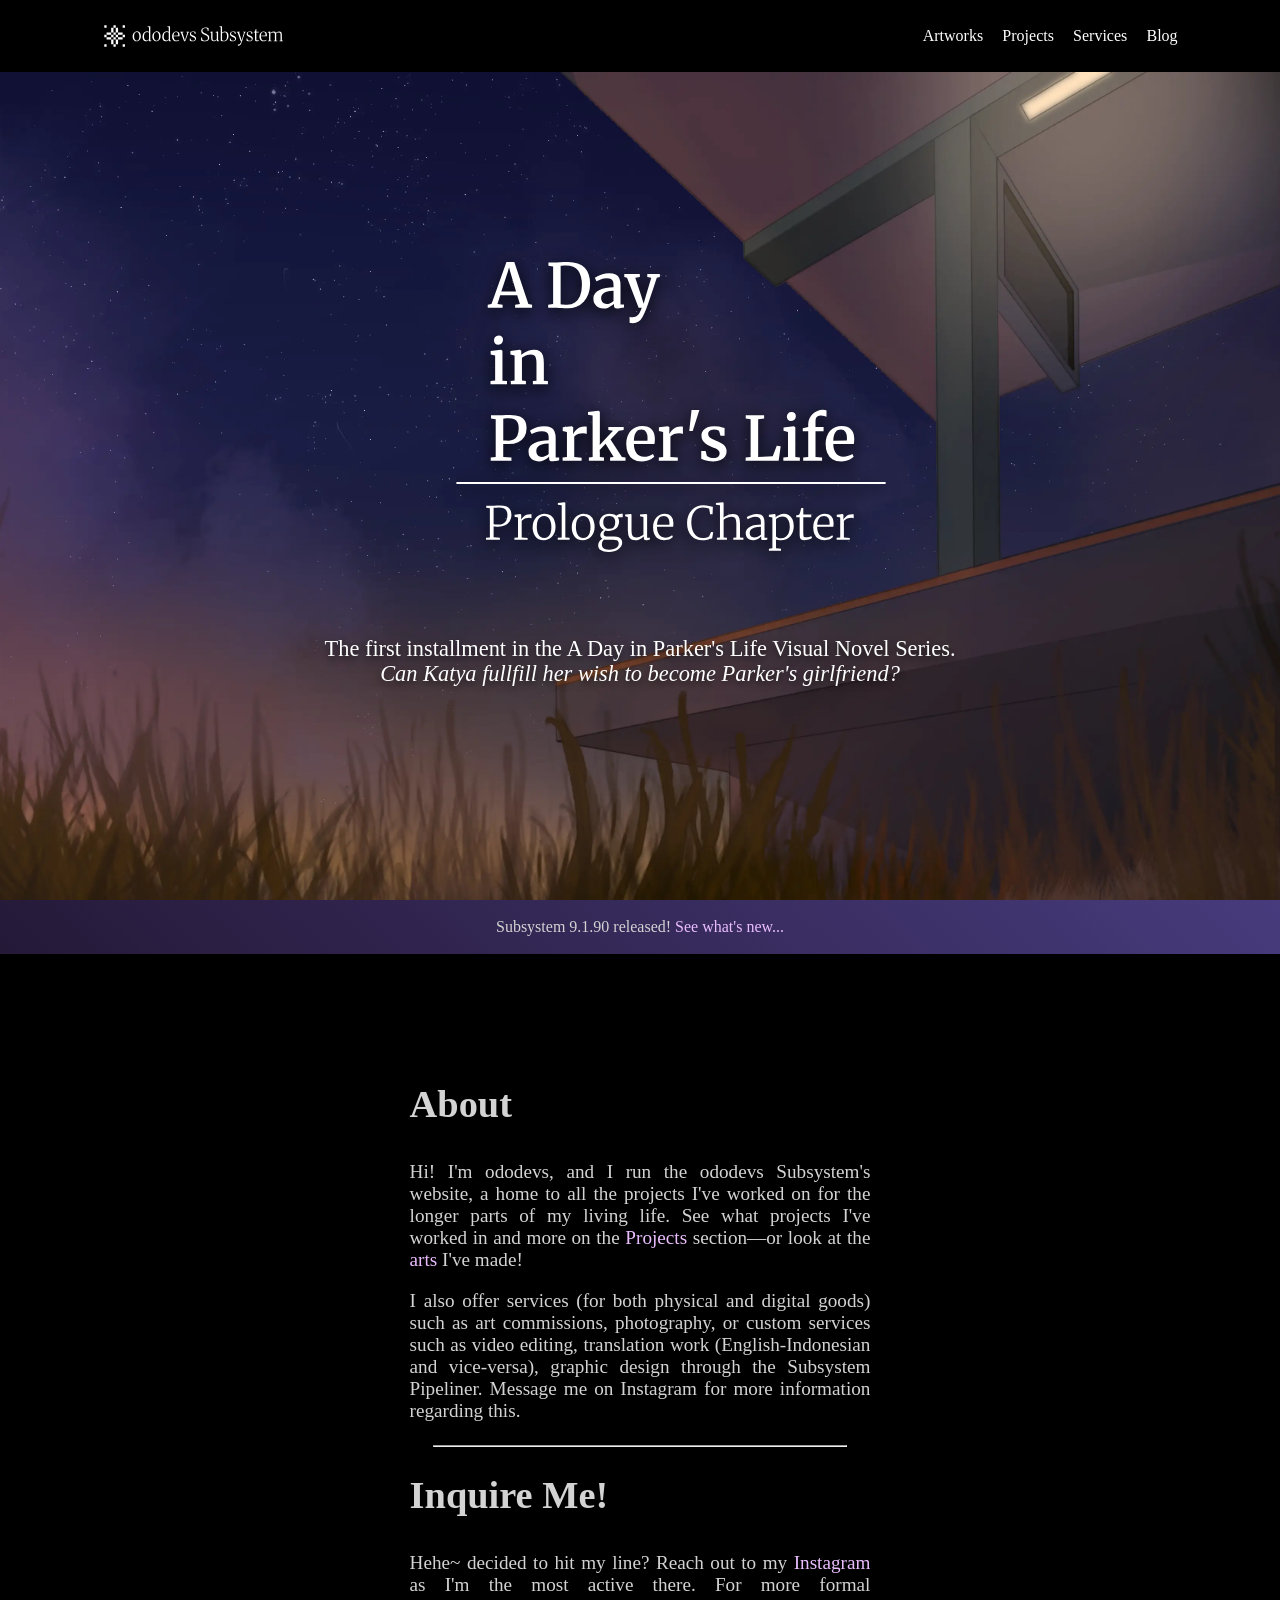
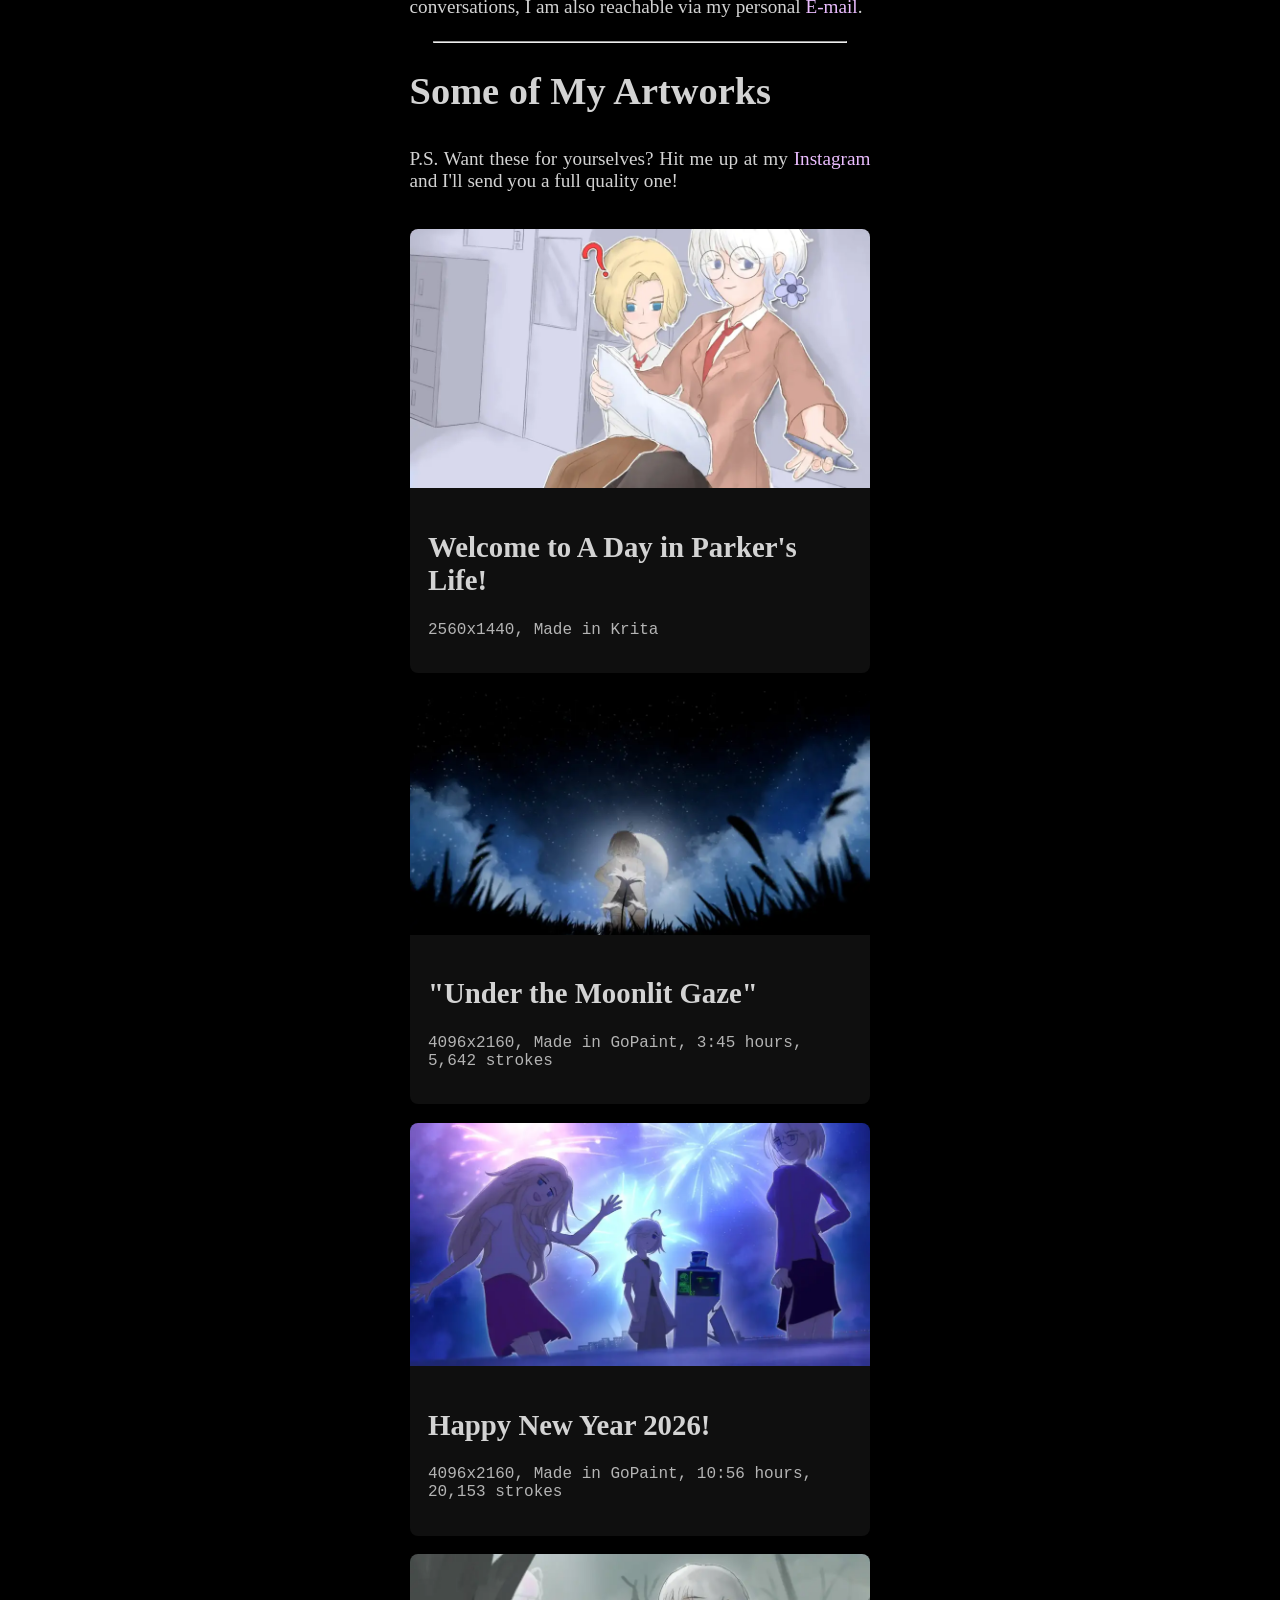
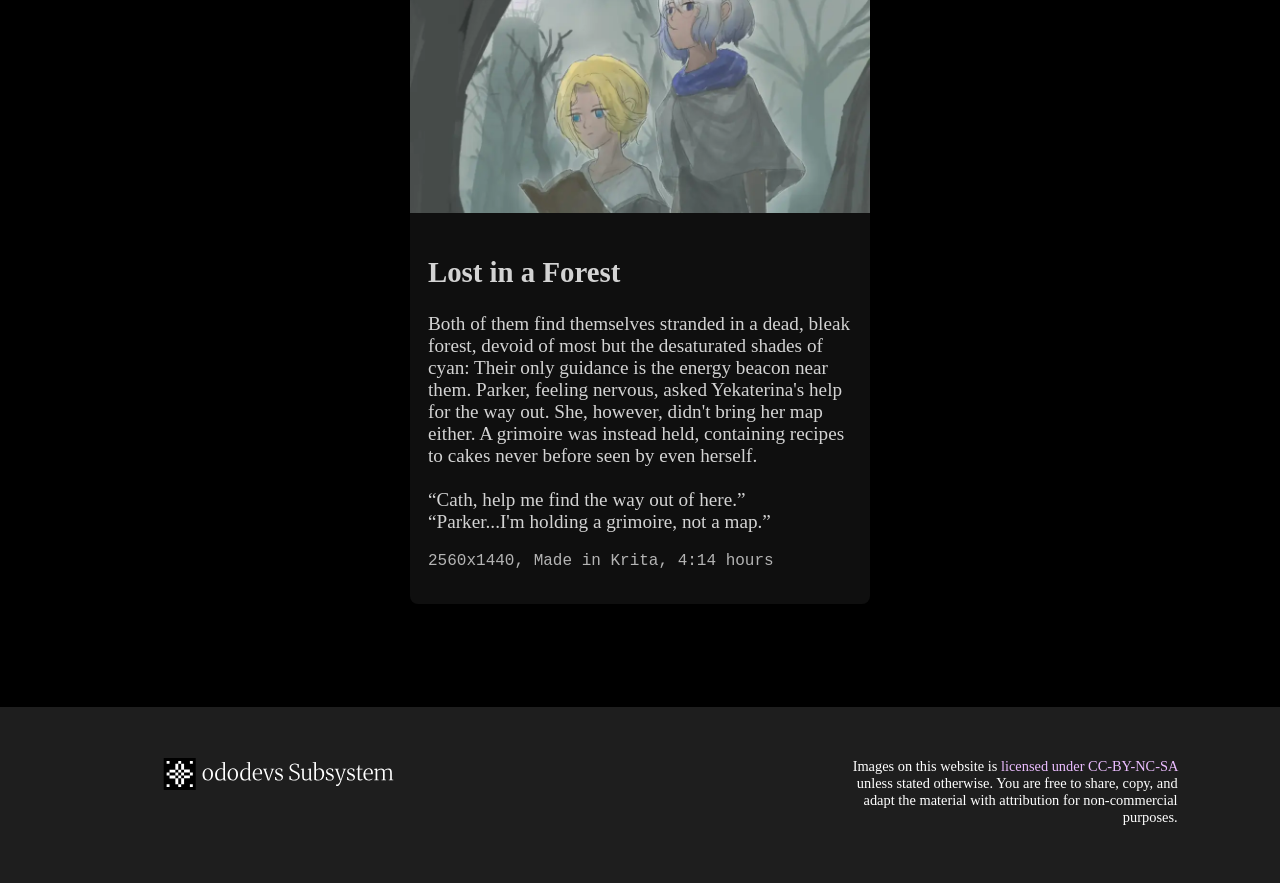
<file: index.html>
<html lang="en">

<head>
    <meta charset="UTF-8" />
    <meta name="viewport" content="width=device-width, initial-scale=1.0" />
    <link rel="preconnect" href="https://fonts.googleapis.com">
    <link rel="preconnect" href="https://fonts.gstatic.com" crossorigin>
    <link
        href="https://fonts.googleapis.com/css2?family=Merriweather:ital,opsz,wght@0,18..144,300..900;1,18..144,300..900&display=swap"
        rel="preload" as="style">

    <link rel="stylesheet" href="stylesheet.css" />
    <title>Homepage - ododevs</title>
</head>

<body>
    <div id="header">
        <div>
            <img src="web-assets/ododevs logo white.svg" style="height: 35%" />
        </div>
        <div id="links">
            <a href="art/">Artworks</a>
            <a href="projects/">Projects</a>
            <a href="subsystem/">Services</a>
            <a href="blog/">Blog</a>
        </div>
        <select id="links-dropdown">
            <option value="">Homepage</option>
            <option value="art">Artworks</option>
            <option value="projects">Projects</option>
            <option value="subsystem">Services</option>
            <option value="blog">Blog</option>
        </select>
    </div>
    <a href="projects/adipl">
        <div class="hero">
            <img src="web-assets/artworks/adipllogo.svg" style="
                    filter: invert(100%)
                        drop-shadow(0px 4px 8px rgba(0, 0, 0, 50));
                    height: 35%;
                " />
            <p>The first installment in the A Day in Parker's Life Visual Novel Series.<br><i>Can Katya fullfill her
                    wish to
                    become Parker's girlfriend?</i></p>
        </div>
    </a>

    <div id="banner" style="display:block;">
        Subsystem 9.1.90 released!
        <a href="blog/subsystem9.1.90">See what's new...</a>
    </div>
    <div id="content">
        <h1>About</h1>
        <p>
            Hi! I'm ododevs, and I run the ododevs Subsystem's website,
            a home to all the projects I've worked on for the longer
            parts of my living life. See what projects I've worked
            in and more on the <a href="projects/">Projects</a> section—or look at the <a href="art/">arts</a> I've
            made!
        </p>
        <p>I also offer services (for both physical and digital goods) such as art commissions, photography, or custom
            services such as video editing, translation work (English-Indonesian and vice-versa), graphic design through
            the Subsystem Pipeliner. Message me on Instagram for more information regarding this.</p>
        <hr>
        <h1>
            Inquire Me!
        </h1>
        <p>
            Hehe~ decided to hit my line? Reach out to my <a href="https://instagram.com/ododevs">Instagram</a>
            as I'm the most active there. For more formal conversations, I am also
            reachable via my personal
            <a href="mailto:odoookentangdevelops@gmail.com">E-mail</a>.
        </p>
        <hr>
        <h1>Some of My Artworks</h1>
        <p>P.S. Want these for yourselves? Hit me up at my <a href="https://instagram.com/ododevs">Instagram</a> and
            I'll send you a full
            quality one!</p>
        <div id="artwork-container">
            <div class="artwork">
                <img src="web-assets/artworks/title screen7.webp">
                <div class="artwork-info">
                    <h2>Welcome to A Day in Parker's Life!</h2>
                    <p class="mono">
                        2560x1440, Made in Krita
                    </p>
                </div>
            </div>
            <div class="artwork">
                <img src="web-assets/artworks/Untitled 43_202604220904_54665.webp">
                <div class="artwork-info">
                    <h2>"Under the Moonlit Gaze"</h2>
                    <p class="mono">
                        4096x2160, Made in GoPaint, 3:45 hours, 5,642 strokes
                    </p>
                </div>
            </div>
            <div class="artwork">
                <img src="web-assets/artworks/Untitled 296_202604212254_32360.webp">
                <div class="artwork-info">
                    <h2>Happy New Year 2026!</h2>
                    <p class="mono">
                        4096x2160, Made in GoPaint, 10:56 hours, 20,153 strokes
                    </p>
                </div>
            </div>
            <div class="artwork">
                <img src="web-assets/artworks/painterly study 2.webp">
                <div class="artwork-info">
                    <h2>Lost in a Forest</h2>
                    <p>Both of them find themselves stranded in a dead, bleak forest, devoid of most but the desaturated
                        shades of cyan: Their only guidance is the energy beacon near them. Parker, feeling nervous,
                        asked Yekaterina's help for the way out. She, however, didn't bring her map either. A grimoire
                        was instead held, containing recipes to cakes never before seen by even herself.
                        <br><br>
                        “Cath, help me find the way out of here.”<br>
                        “Parker...I'm holding a grimoire, not a map.”
                    </p>
                    <p class="mono">
                        2560x1440, Made in Krita, 4:14 hours
                    </p>
                </div>
            </div>
        </div>
    </div>

    </div>
    <div id="footer">
        <div id="logo-footer">
            <img src="web-assets/ododevs logo white.svg" style="height: 32px" />
        </div>
        <div id="footer-links">
        </div>
        <div id="footer-text">
            Images on this website is
            <a href="https://creativecommons.org/licenses/by-nc-sa/4.0/">licensed under CC-BY-NC-SA</a>
            unless stated otherwise. You are free to share, copy, and adapt
            the material with attribution for non-commercial purposes.
        </div>
    </div>
</body>
<script>
    const linksDropdown = document.getElementById('links-dropdown');
    linksDropdown.addEventListener('change', function () {
        const targetPath = this.value;
        if (targetPath === "") {
            window.location.href = "";
        } else {
            window.location.href = `${targetPath}/`;
        }
        this.value = "";
    });
</script>

</html>
</file>
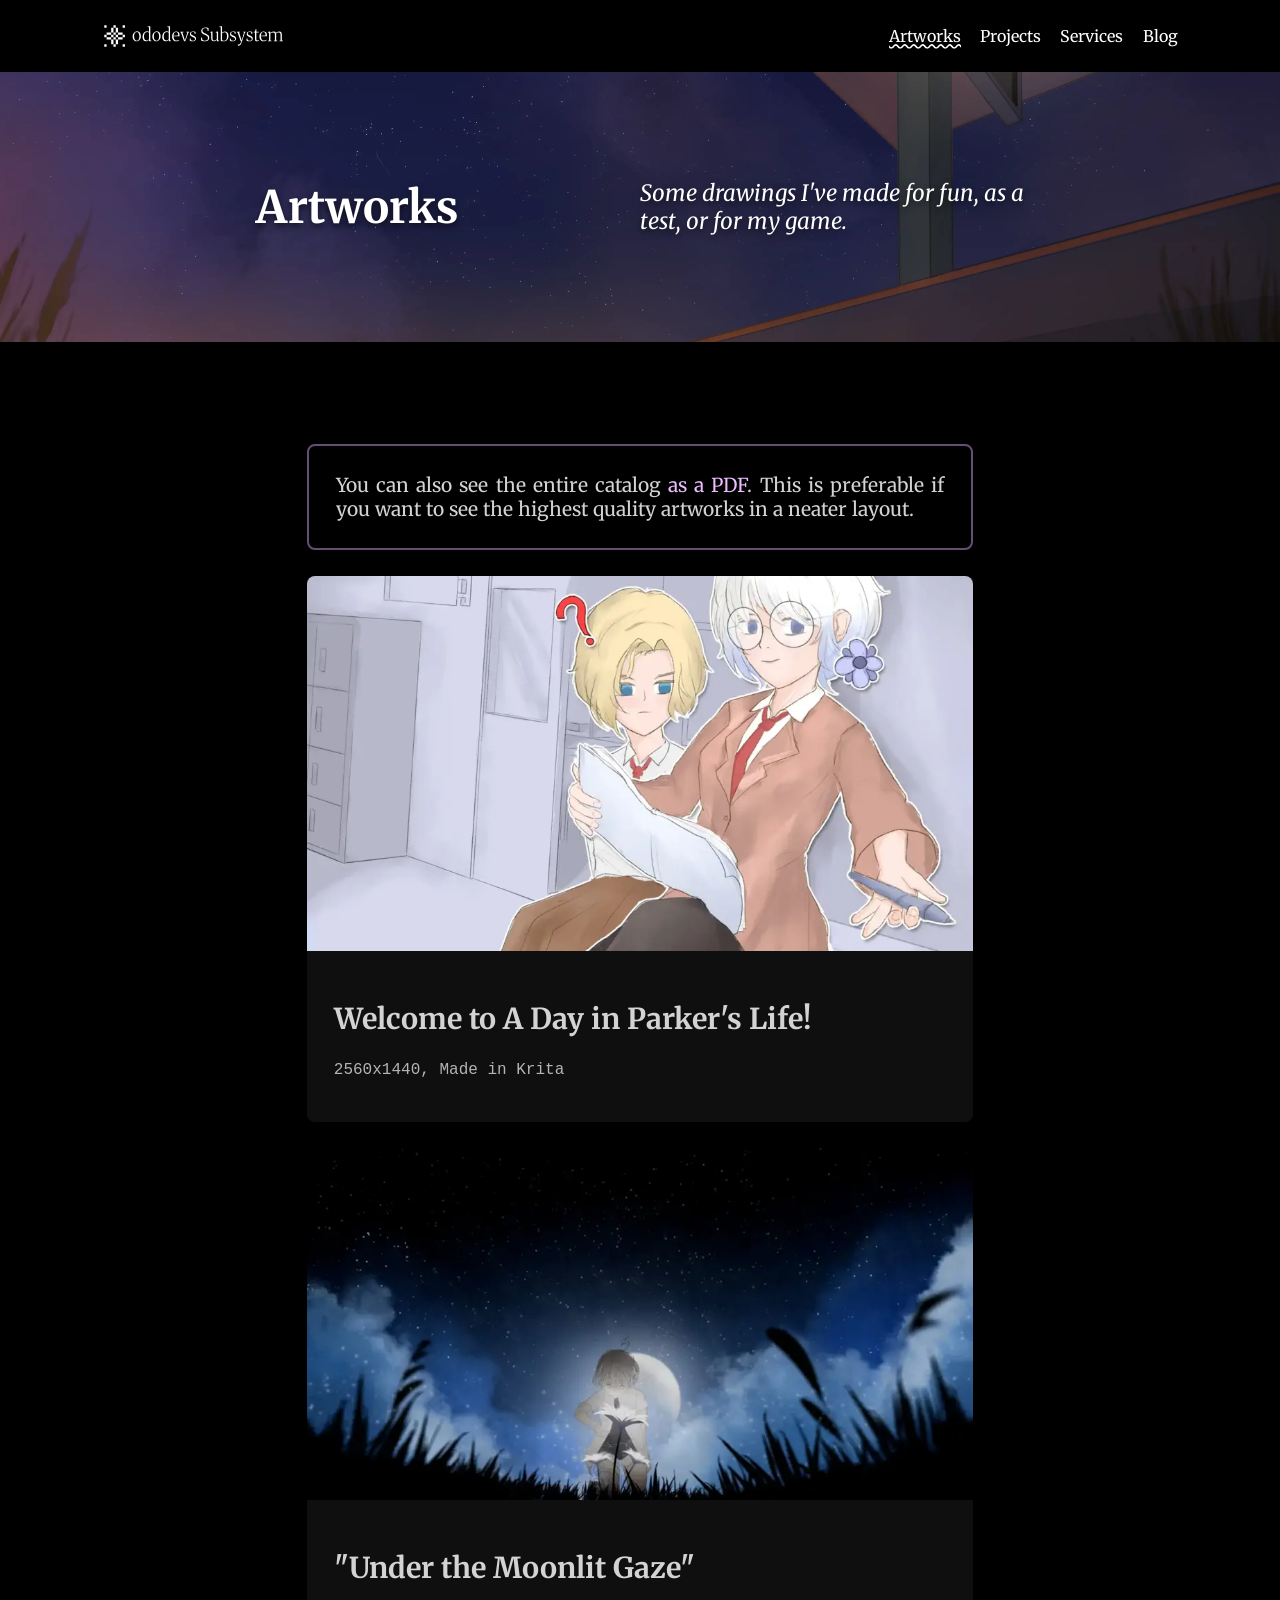
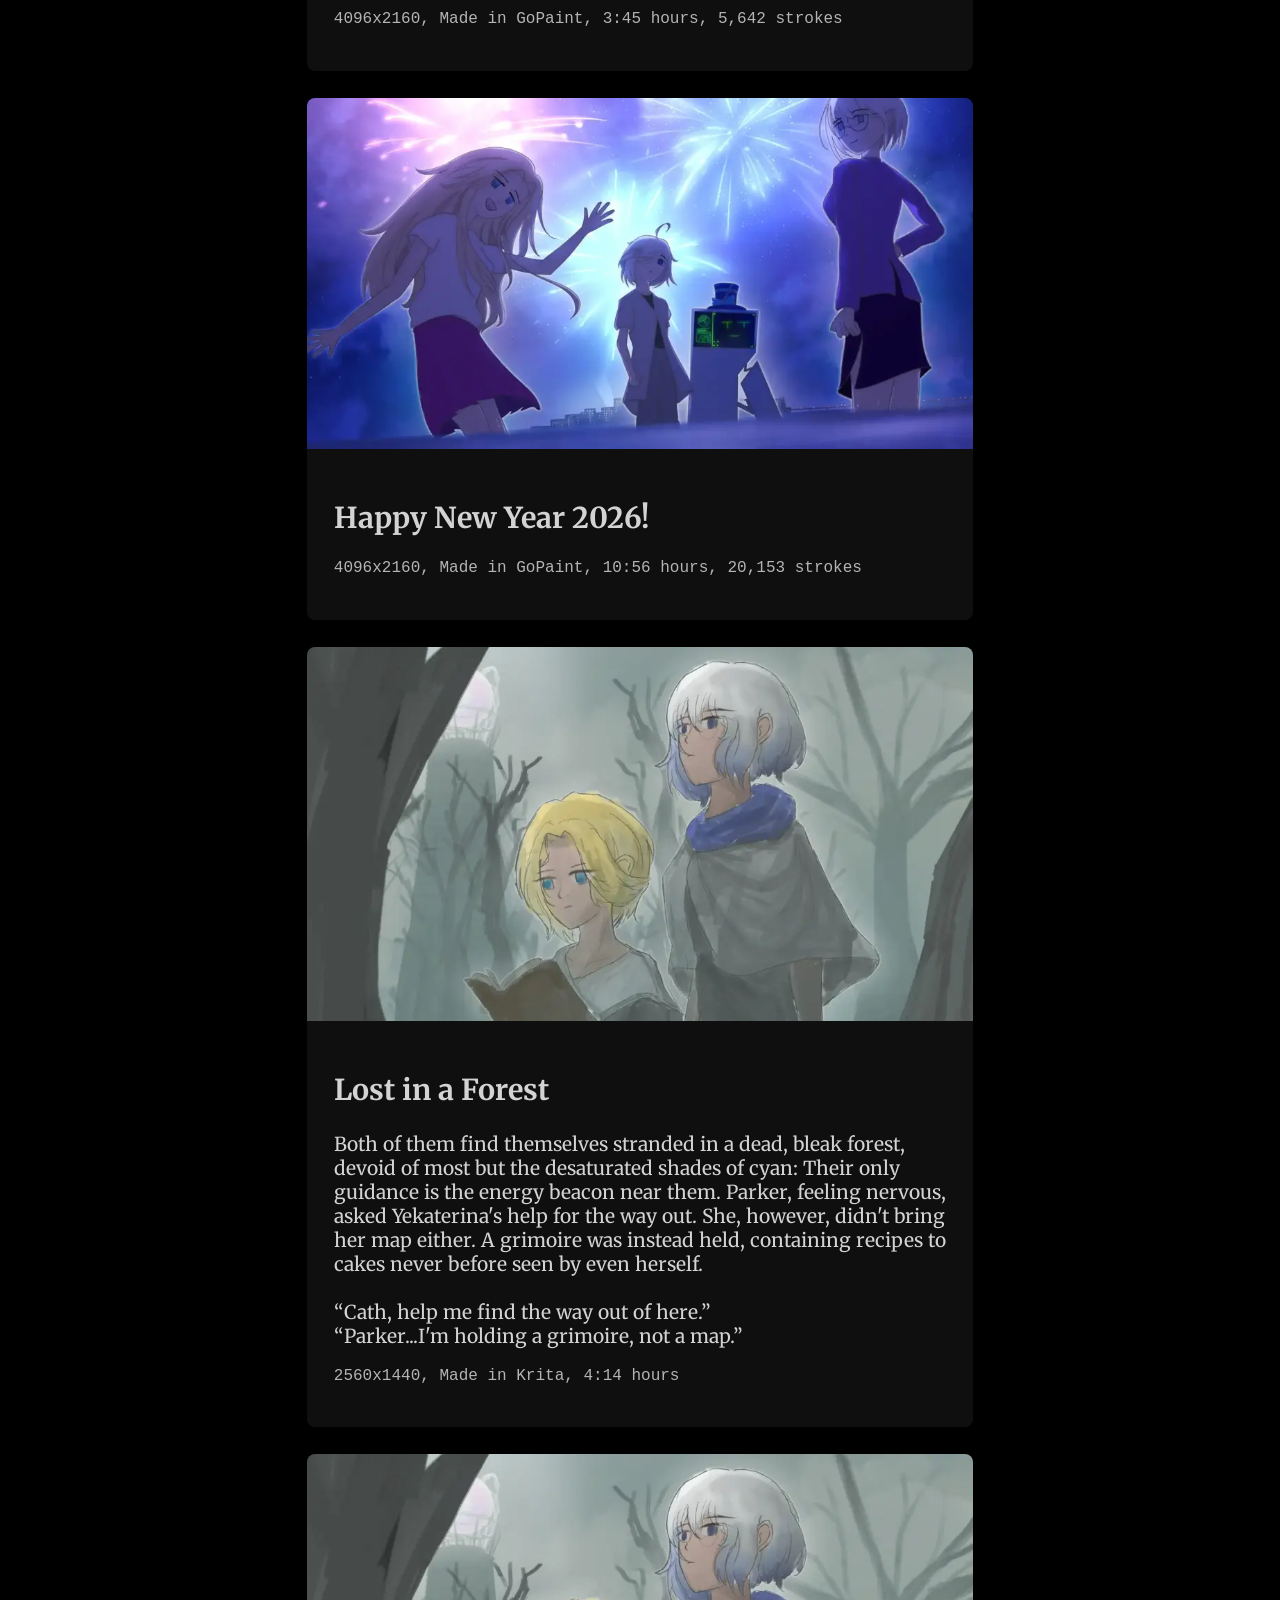
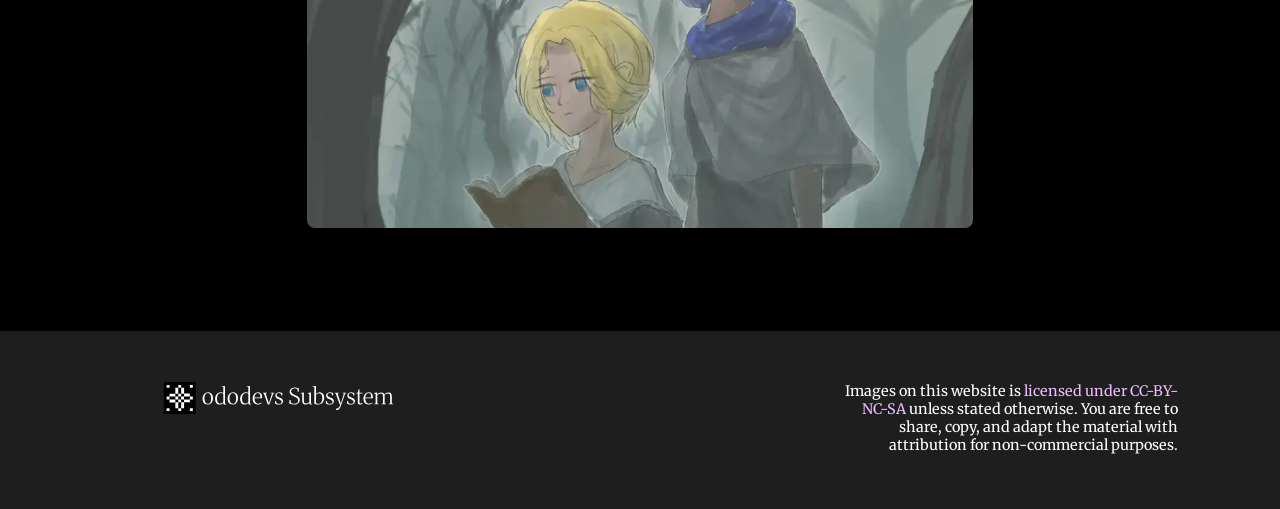
<file: art/index.html>
<html lang="en">

<head>
    <meta charset="UTF-8" />
    <meta name="viewport" content="width=device-width, initial-scale=1.0" />
    <link rel="preconnect" href="https://fonts.googleapis.com">
    <link rel="preconnect" href="https://fonts.gstatic.com" crossorigin>
    <link
        href="https://fonts.googleapis.com/css2?family=Merriweather:ital,opsz,wght@0,18..144,300..900;1,18..144,300..900&display=swap"
        rel="stylesheet">

    <link rel="stylesheet" href="/stylesheet.css" />
    <title>Artworks - ododevs</title>
</head>

<body>
    <div id="header">
        <div>
            <a href="/">
                <img src="/web-assets/ododevs logo white.svg" style="height: 35%" />
            </a>
        </div>
        <div id="links">
            <a href="" class="currently-selected">Artworks</a>
            <a href="/projects/">Projects</a>
            <a href="/subsystem/">Services</a>
            <a href="/blog/">Blog</a>
        </div>
        <select id="links-dropdown">
            <option value="">Homepage</option>
            <option value="art">Artworks</option>
            <option value="projects">Projects</option>
            <option value="subsystem">Services</option>
            <option value="blog">Blog</option>
        </select>
    </div>
    <div class="hero-small hero-adipl">
        <h1>Artworks</h1>
        <i>Some drawings I've made for fun, as a test, or for my game.</i>
    </div>
    <div id="content-wide">
        <div class="emphasis">
            You can also see the entire catalog <a
                href="https://drive.google.com/file/d/1GTDjjbYXN5p5y_qqdIQhQb-sgjR0QIl_/view?usp=sharing">as a PDF</a>.
            This is preferable if you want to see the highest quality artworks in a neater layout.
        </div>
        <div id="artwork-container">
            <div class="artwork">
                <img src="/web-assets/artworks/title screen7.webp">
                <div class="artwork-info">
                    <h2>Welcome to A Day in Parker's Life!</h2>
                    <p class="mono">
                        2560x1440, Made in Krita
                    </p>
                </div>
            </div>
            <div class="artwork">
                <img src="/web-assets/artworks/Untitled 43_202604220904_54665.webp">
                <div class="artwork-info">
                    <h2>"Under the Moonlit Gaze"</h2>
                    <p class="mono">
                        4096x2160, Made in GoPaint, 3:45 hours, 5,642 strokes
                    </p>
                </div>
            </div>
            <div class="artwork">
                <img src="/web-assets/artworks/Untitled 296_202604212254_32360.webp">
                <div class="artwork-info">
                    <h2>Happy New Year 2026!</h2>
                    <p class="mono">
                        4096x2160, Made in GoPaint, 10:56 hours, 20,153 strokes
                    </p>
                </div>
            </div>
            <div class="artwork">
                <img src="/web-assets/artworks/painterly study 2.webp">
                <div class="artwork-info">
                    <h2>Lost in a Forest</h2>
                    <p>Both of them find themselves stranded in a dead, bleak forest, devoid of most but the desaturated
                        shades of cyan: Their only guidance is the energy beacon near them. Parker, feeling nervous,
                        asked Yekaterina's help for the way out. She, however, didn't bring her map either. A grimoire
                        was instead held, containing recipes to cakes never before seen by even herself.
                        <br><br>
                        “Cath, help me find the way out of here.”<br>
                        “Parker...I'm holding a grimoire, not a map.”
                    </p>
                    <p class="mono">
                        2560x1440, Made in Krita, 4:14 hours
                    </p>
                </div>
            </div>
            <div class="artwork">
                <img src="/web-assets/artworks/painterly study 2.webp">
            </div>
        </div>
    </div>

    </div>
    <div id="footer">
        <div id="logo-footer">
            <img src="/web-assets/ododevs logo white.svg" style="height: 32px" />
        </div>
        <div id="footer-links">
        </div>
        <div id="footer-text">
            Images on this website is
            <a href="https://creativecommons.org/licenses/by-nc-sa/4.0/">licensed under CC-BY-NC-SA</a>
            unless stated otherwise. You are free to share, copy, and adapt
            the material with attribution for non-commercial purposes.
        </div>
    </div>
</body>
<script>
    const linksDropdown = document.getElementById('links-dropdown');
    linksDropdown.addEventListener('change', function () {
        const targetPath = this.value;
        if (targetPath === "") {
            window.location.href = "";
        } else {
            window.location.href = `/${targetPath}/`;
        }
        this.value = "";
    });
</script>

</html>
</file>
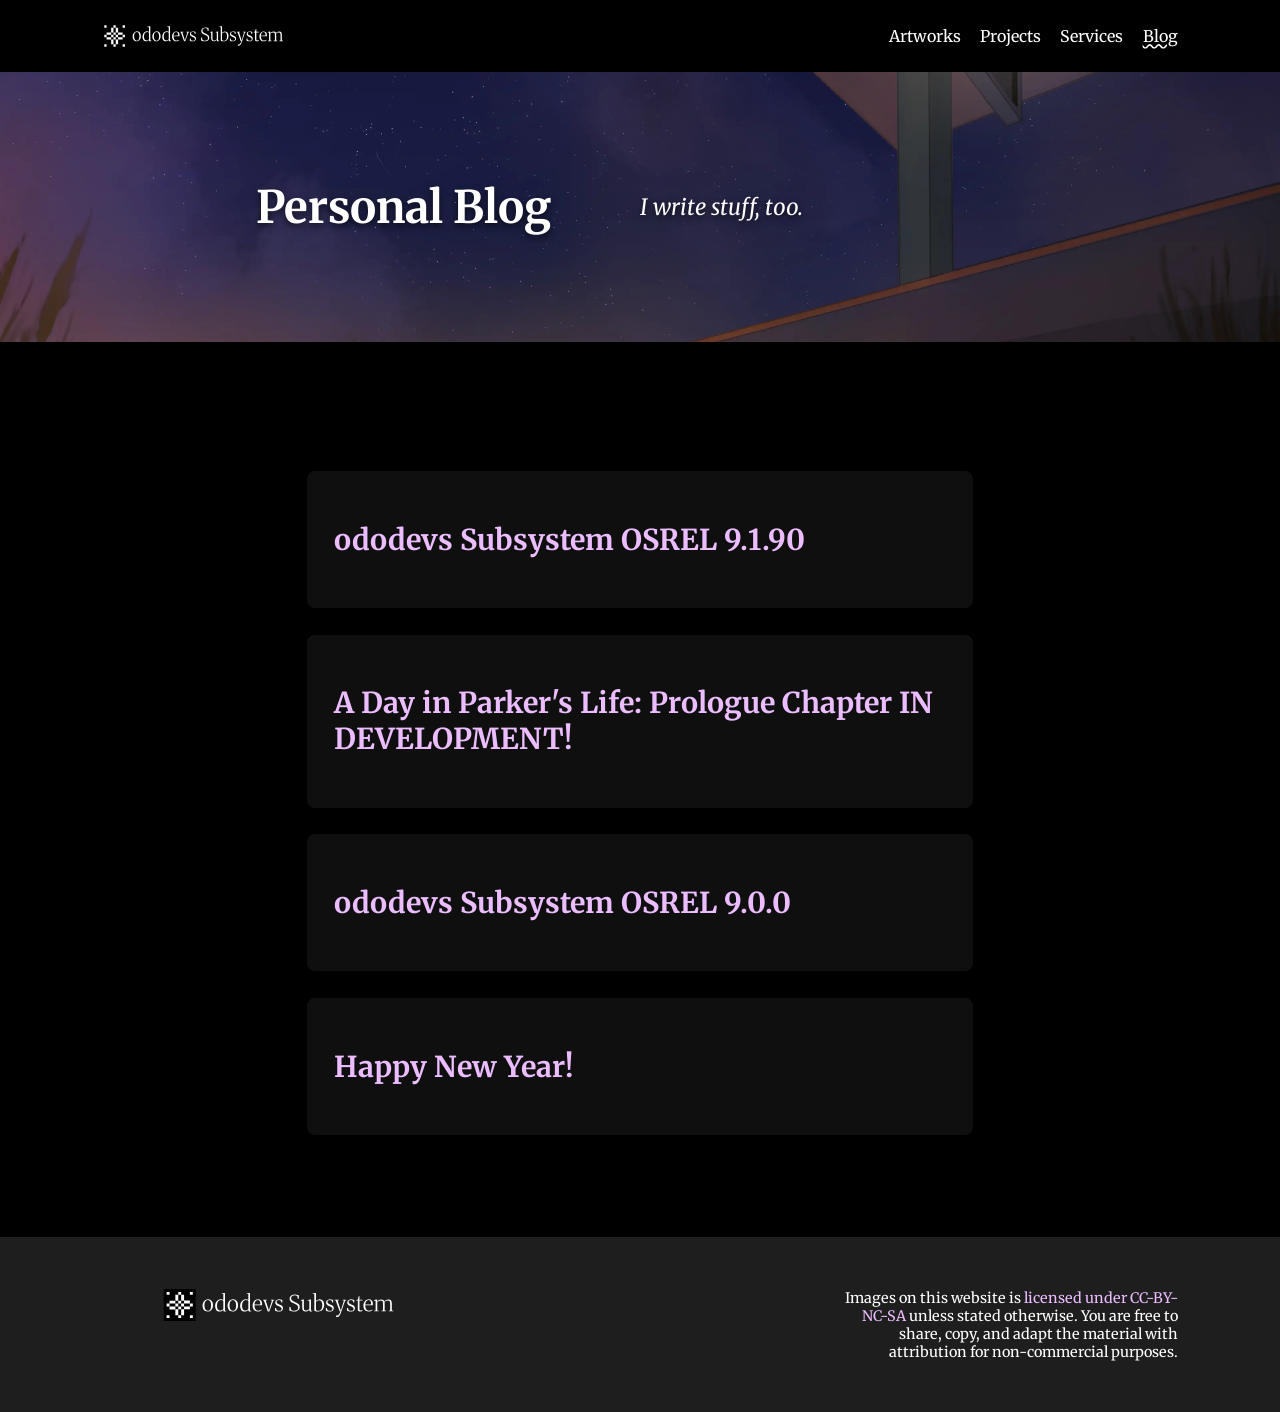
<file: blog/index.html>
<html lang="en">

<head>
    <meta charset="UTF-8" />
    <meta name="viewport" content="width=device-width, initial-scale=1.0" />
    <link rel="preconnect" href="https://fonts.googleapis.com">
    <link rel="preconnect" href="https://fonts.gstatic.com" crossorigin>
    <link
        href="https://fonts.googleapis.com/css2?family=Merriweather:ital,opsz,wght@0,18..144,300..900;1,18..144,300..900&display=swap"
        rel="stylesheet">

    <link rel="stylesheet" href="/stylesheet.css" />
    <title>Blog - ododevs</title>
</head>

<body>
    <div id="header">
        <div>
            <a href="/">
                <img src="/web-assets/ododevs logo white.svg" style="height: 35%" />
            </a>
        </div>
        <div id="links">
            <a href="/art/">Artworks</a>
            <a href="/projects/">Projects</a>
            <a href="/subsystem/">Services</a>
            <a href="/blog/" class="currently-selected">Blog</a>
        </div>
        <select id="links-dropdown">
            <option value="">Homepage</option>
            <option value="art">Artworks</option>
            <option value="projects">Projects</option>
            <option value="subsystem">Services</option>
            <option value="blog">Blog</option>
        </select>
    </div>
    <div class="hero-small hero-adipl">
        <h1>Personal Blog</h1>
        <i>I write stuff, too. </i>
    </div>
    <div id="content-wide">
        <div id="artwork-container">
            <a href="">
                <div class="artwork">
                    <div class="artwork-info">
                        <h2>ododevs Subsystem OSREL 9.1.90</h2>
                    </div>
                </div>
            </a>
            <a href="">
                <div class="artwork">
                    <div class="artwork-info">
                        <h2>A Day in Parker's Life: Prologue Chapter IN DEVELOPMENT!</h2>
                    </div>
                </div>
            </a>
            <a href="">
                <div class="artwork">
                    <div class="artwork-info">
                        <h2>ododevs Subsystem OSREL 9.0.0</h2>
                    </div>
                </div>
            </a>
            <a href="">
                <div class="artwork">
                    <div class="artwork-info">
                        <h2>Happy New Year!</h2>
                    </div>
                </div>
            </a>
        </div>
    </div>

    </div>
    <div id="footer">
        <div id="logo-footer">
            <img src="/web-assets/ododevs logo white.svg" style="height: 32px" />
        </div>
        <div id="footer-links">
        </div>
        <div id="footer-text">
            Images on this website is
            <a href="https://creativecommons.org/licenses/by-nc-sa/4.0/">licensed under CC-BY-NC-SA</a>
            unless stated otherwise. You are free to share, copy, and adapt
            the material with attribution for non-commercial purposes.
        </div>
    </div>
</body>
<script>
    const linksDropdown = document.getElementById('links-dropdown');
    linksDropdown.addEventListener('change', function () {
        const targetPath = this.value;
        if (targetPath === "") {
            window.location.href = "";
        } else {
            window.location.href = `/${targetPath}/`;
        }
        this.value = "";
    });
</script>

</html>
</file>
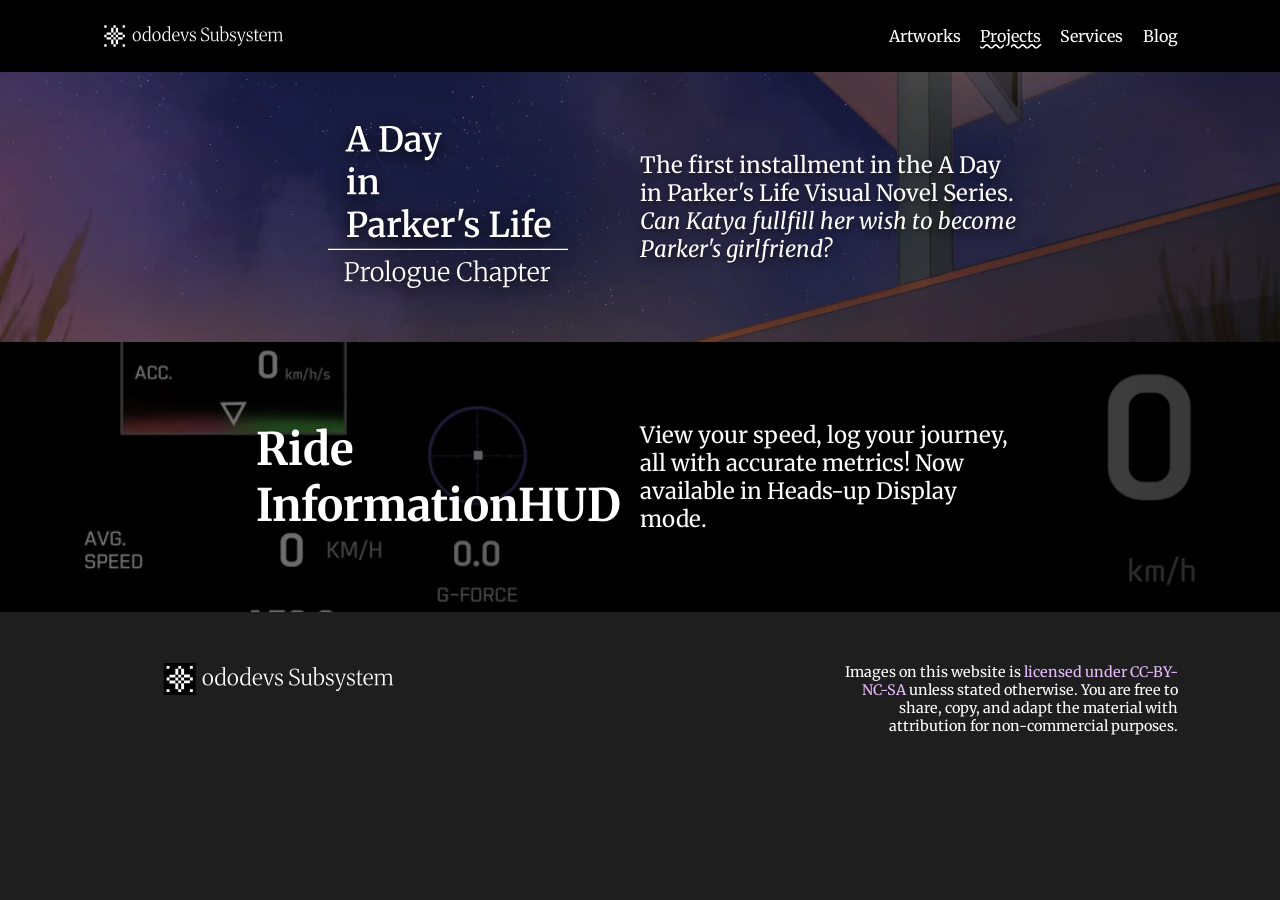
<file: projects/index.html>
<html lang="en">

<head>
    <meta charset="UTF-8" />
    <meta name="viewport" content="width=device-width, initial-scale=1.0" />
    <link rel="preconnect" href="https://fonts.googleapis.com">
    <link rel="preconnect" href="https://fonts.gstatic.com" crossorigin>
    <link
        href="https://fonts.googleapis.com/css2?family=Merriweather:ital,opsz,wght@0,18..144,300..900;1,18..144,300..900&display=swap"
        rel="stylesheet">

    <link rel="stylesheet" href="/stylesheet.css" />
    <title> - ododevs</title>
</head>

<body>
    <div id="header">
        <div>
            <a href="/">
                <img src="/web-assets/ododevs logo white.svg" style="height: 35%" />
            </a>
        </div>
        <div id="links">
            <a href="/art/">Artworks</a>
            <a href="/projects/" class="currently-selected">Projects</a>
            <a href="/subsystem/">Services</a>
            <a href="/blog/">Blog</a>
        </div>
        <select id="links-dropdown">
            <option value="">Homepage</option>
            <option value="art">Artworks</option>
            <option value="projects">Projects</option>
            <option value="subsystem">Services</option>
            <option value="blog">Blog</option>
        </select>
    </div>
    <a href="adipl/">
        <div class="hero-small hero-adipl">
            <img src="/web-assets/artworks/adipllogo.svg" style="
                    filter: invert(100%)
                        drop-shadow(0px 4px 8px rgba(0, 0, 0, 50));
                    height: 60%;
                " />
            <p>The first installment in the A Day in Parker's Life Visual Novel Series.<br><i>Can Katya fullfill her
                    wish to
                    become Parker's girlfriend?</i></p>
        </div>
    </a>
    <a href="rideinformationhud/">
        <div class="hero-small hero-rideinformationhud">
            <h1>Ride<br>InformationHUD</h1>
            <p>View your speed, log your journey, all with accurate metrics! Now available in Heads-up Display mode.</p>
        </div>
    </a>

    </div>
    <div id="footer">
        <div id="logo-footer">
            <img src="/web-assets/ododevs logo white.svg" style="height: 32px" />
        </div>
        <div id="footer-links">
        </div>
        <div id="footer-text">
            Images on this website is
            <a href="https://creativecommons.org/licenses/by-nc-sa/4.0/">licensed under CC-BY-NC-SA</a>
            unless stated otherwise. You are free to share, copy, and adapt
            the material with attribution for non-commercial purposes.
        </div>
    </div>
</body>
<script>
    const linksDropdown = document.getElementById('links-dropdown');
    linksDropdown.addEventListener('change', function () {
        const targetPath = this.value;
        if (targetPath === "") {
            window.location.href = "";
        } else {
            window.location.href = `/${targetPath}/`;
        }
        this.value = "";
    });
</script>

</html>
</file>
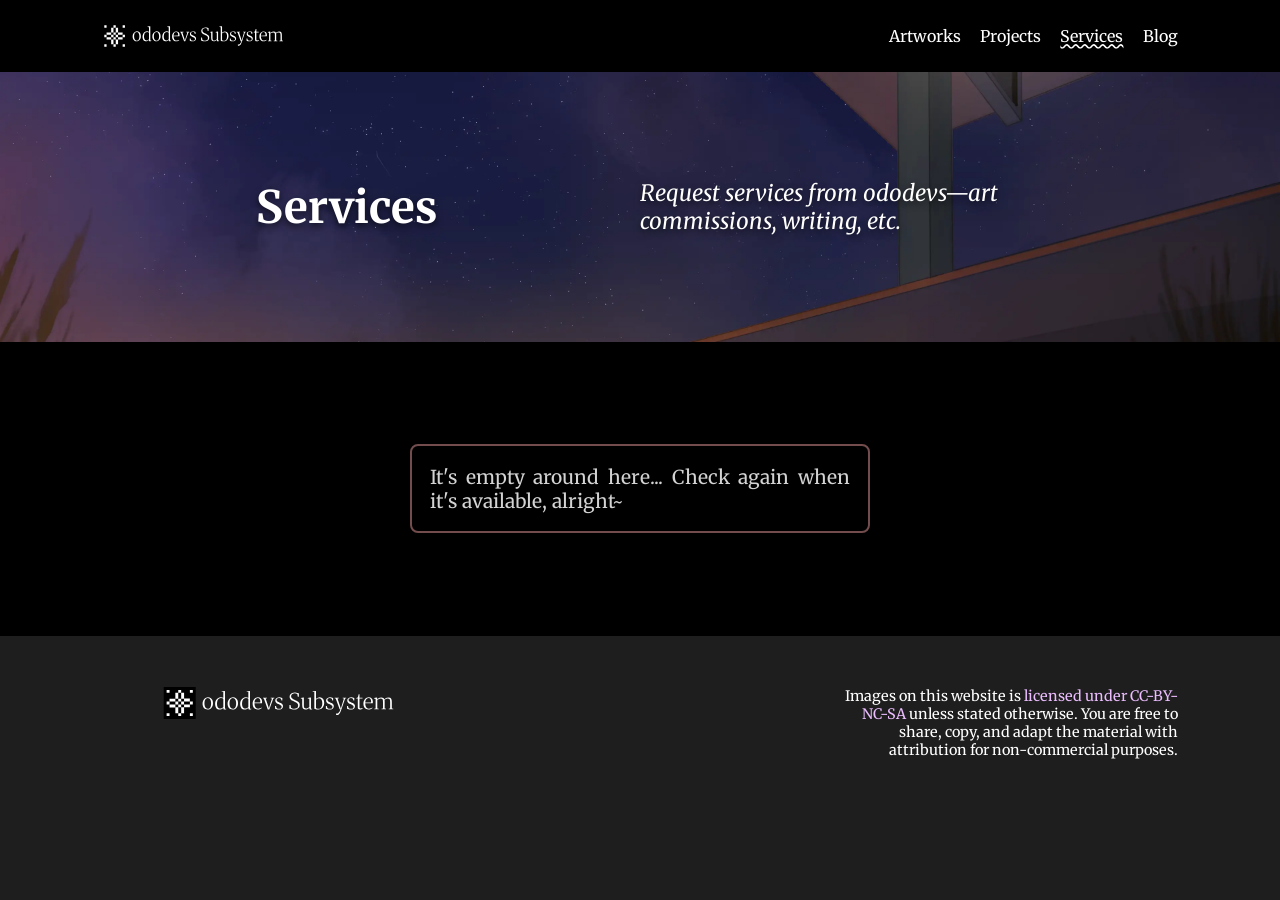
<file: subsystem/index.html>
<html lang="en">

<head>
    <meta charset="UTF-8" />
    <meta name="viewport" content="width=device-width, initial-scale=1.0" />
    <link rel="preconnect" href="https://fonts.googleapis.com">
    <link rel="preconnect" href="https://fonts.gstatic.com" crossorigin>
    <link
        href="https://fonts.googleapis.com/css2?family=Merriweather:ital,opsz,wght@0,18..144,300..900;1,18..144,300..900&display=swap"
        rel="stylesheet">

    <link rel="stylesheet" href="/stylesheet.css" />
    <title>Services - ododevs</title>
</head>

<body>
    <div id="header">
        <div>
            <a href="/">
                <img src="/web-assets/ododevs logo white.svg" style="height: 35%" />
            </a>
        </div>
        <div id="links">
            <a href="/art/">Artworks</a>
            <a href="/projects/">Projects</a>
            <a href="" class="currently-selected">Services</a>
            <a href="/blog/">Blog</a>
        </div>
        <select id="links-dropdown">
            <option value="">Homepage</option>
            <option value="art">Artworks</option>
            <option value="projects">Projects</option>
            <option value="subsystem">Services</option>
            <option value="blog">Blog</option>
        </select>
    </div>
    <div class="hero-small hero-adipl">
        <h1>Services</h1>
        <i>Request services from ododevs—art commissions, writing, etc.</i>
    </div>
    <div id="content">

        <div class="emphasis error">
            It's empty around here... Check again when it's available, alright~
        </div>
    </div>

    </div>
    <div id="footer">
        <div id="logo-footer">
            <img src="/web-assets/ododevs logo white.svg" style="height: 32px" />
        </div>
        <div id="footer-links">
        </div>
        <div id="footer-text">
            Images on this website is
            <a href="https://creativecommons.org/licenses/by-nc-sa/4.0/">licensed under CC-BY-NC-SA</a>
            unless stated otherwise. You are free to share, copy, and adapt
            the material with attribution for non-commercial purposes.
        </div>
    </div>
</body>
<script>
    const linksDropdown = document.getElementById('links-dropdown');
    linksDropdown.addEventListener('change', function () {
        const targetPath = this.value;
        if (targetPath === "") {
            window.location.href = "";
        } else {
            window.location.href = `/${targetPath}/`;
        }
        this.value = "";
    });
</script>

</html>
</file>
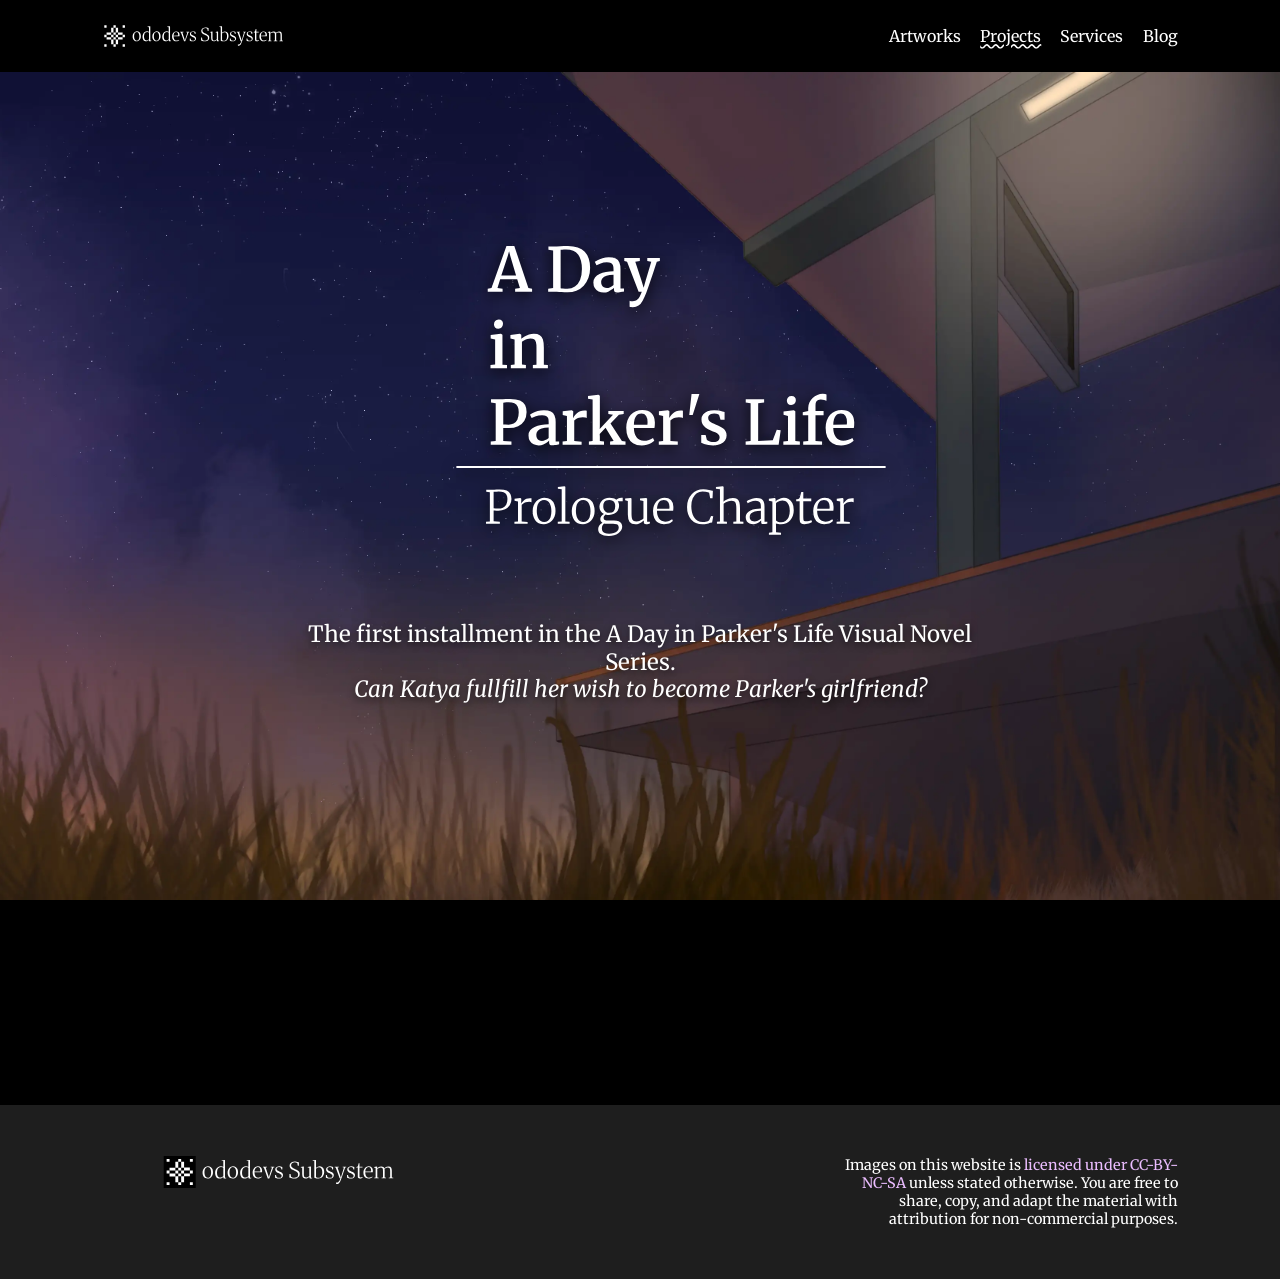
<file: projects/adipl/index.html>
<html lang="en">

<head>
    <meta charset="UTF-8" />
    <meta name="viewport" content="width=device-width, initial-scale=1.0" />
    <link rel="preconnect" href="https://fonts.googleapis.com">
    <link rel="preconnect" href="https://fonts.gstatic.com" crossorigin>
    <link
        href="https://fonts.googleapis.com/css2?family=Merriweather:ital,opsz,wght@0,18..144,300..900;1,18..144,300..900&display=swap"
        rel="stylesheet">

    <link rel="stylesheet" href="/stylesheet.css" />
    <title>A Day in Parker's Life: Prologue Chapter - ododevs</title>
</head>

<body>
    <div id="header">
        <div>
            <a href="/">
                <img src="/web-assets/ododevs logo white.svg" style="height: 35%" />
            </a>
        </div>
        <div id="links">
            <a href="/art/">Artworks</a>
            <a href="/projects/" class="currently-selected">Projects</a>
            <a href="/subsystem/">Services</a>
            <a href="/blog/">Blog</a>
        </div>
        <select id="links-dropdown">
            <option value="">Homepage</option>
            <option value="art">Artworks</option>
            <option value="projects">Projects</option>
            <option value="subsystem">Services</option>
            <option value="blog">Blog</option>
        </select>
    </div>
    <div class="hero">
        <img src="/web-assets/artworks/adipllogo.svg" style="
                    filter: invert(100%)
                        drop-shadow(0px 4px 8px rgba(0, 0, 0, 50));
                    height: 35%;
                " />
        <p>The first installment in the A Day in Parker's Life Visual Novel Series.<br><i>Can Katya fullfill her
                wish to
                become Parker's girlfriend?</i></p>
    </div>
    <div id="content-wide">
    </div>
    </div>
    <div id="footer">
        <div id="logo-footer">
            <img src="/web-assets/ododevs logo white.svg" style="height: 32px" />
        </div>
        <div id="footer-links">
        </div>
        <div id="footer-text">
            Images on this website is
            <a href="https://creativecommons.org/licenses/by-nc-sa/4.0/">licensed under CC-BY-NC-SA</a>
            unless stated otherwise. You are free to share, copy, and adapt
            the material with attribution for non-commercial purposes.
        </div>
    </div>
</body>
<script>
    const linksDropdown = document.getElementById('links-dropdown');
    linksDropdown.addEventListener('change', function () {
        const targetPath = this.value;
        if (targetPath === "") {
            window.location.href = "";
        } else {
            window.location.href = `/${targetPath}/`;
        }
        this.value = "";
    });
</script>

</html>
</file>
<file: stylesheet.css>
:root {
	font-family: Inter, sans-serif;
	font-feature-settings: 'liga' 1, 'calt' 1;
}

@supports (font-variation-settings: normal) {
	:root {
		font-family: "Merriweather", serif;
	}
}

body {
	user-select: none;
	padding: 0;
	margin: 0;
	background-color: rgb(30, 30, 30);
	color: rgb(211, 211, 211);
	overflow-x: hidden;
}

#header {
	padding-left: 8%;
	background-color: rgb(0, 0, 0);
	padding-right: 8%;
	height: 8vh;
	display: flex;
	flex-wrap: wrap;
	justify-content: space-between;
	align-items: center;
	color: white;
	z-index: 999;
}

#header #links {
	display: flex;
	flex-direction: row;
	gap: 1.2rem;

}

#header #links a {
	color: white;
	text-decoration: none;
	font-size: 100%;
}

#header #links a:hover {
	color: rgb(230, 171, 255);
	text-decoration: underline;
}

#header #links .currently-selected {
	text-decoration: underline;
	text-decoration-style: wavy;
}

#banner {
	height: 6vh;
	padding-left: 8%;
	padding-right: 8%;
	background: linear-gradient(224deg, rgba(71, 59, 125, 1) 0%, rgb(37, 25, 56) 100%);
	display: flex;
	align-content: center;
	justify-content: space-between;
	text-align: center;
}

.hero {
	height: 92vh;
	padding-left: 20%;
	padding-right: 20%;
	background-image:
		url(web-assets/artworks/mainmenu.webp);
	background-repeat: no-repeat;
	background-size: cover;
	background-position: center;
	display: flex;
	flex-direction: column;
	justify-content: center;
	font-size: 1.4rem;
	text-shadow: 0px 3px 7px rgba(0, 0, 0, 0.61);

}

.hero-small {
	height: 30%;
	padding-left: 20%;
	padding-right: 20%;
	background-repeat: no-repeat;
	background-size: cover;
	background-position: center;
	display: flex;
	flex-direction: row;
	align-items: center;
	justify-content: space-between;
	font-size: 1.4rem;
	text-shadow: 0px 3px 7px rgba(0, 0, 0, 0.61);
	color: white;
}

.hero-small * {
	width: 50%;
}

.hero-adipl {
	background-image:
		url(web-assets/artworks/mainmenu.webp);
}

.hero-rideinformationhud {
	background-image:
		linear-gradient(270deg, rgb(0, 0, 0, 0.8), rgb(0, 0, 0, 0.5)),
		url(web-assets/artworks/rideinformation.webp);
}

.hero * {
	padding: 4%;
	color: white;
	text-align: center;
}

.emphasis img {
	max-width: 100%;
}

#content {
	font-size: 1.2rem;
	text-align: justify;
	padding-left: 32%;
	padding-right: 32%;
	padding-top: 8%;
	padding-bottom: 8%;
	background-color: black;
}

#content-wide {
	font-size: 1.2rem;
	text-align: justify;
	padding-left: 24%;
	padding-right: 24%;
	padding-top: 8%;
	padding-bottom: 8%;
	background-color: black;
}

img {
	width: 100%;
}

#content h1 {
	padding-bottom: 2%;
}

#content #artwork-container {
	display: grid;
	grid-template-columns: repeat(1, 1fr);
}

.emphasis {
	padding: 4%;
	background-color: rgb(0, 0, 0);
	border: 2px solid rgb(103, 77, 115);
	border-radius: 8px;
}

.error {
	border: 2px solid rgb(115, 77, 77);
}

.artwork {
	margin-top: 4%;
	border-radius: 8px;
	overflow: hidden;
}

.artwork-info {
	background-color: rgb(15, 15, 15);
	padding: 4%;
	text-align: left;
	font-size: 1.2rem;
}


.mono {
	font-family: monospace;
	font-size: 1rem;
	color: rgb(180, 180, 180);
}

hr {
	margin: 5%;
}

#footer {
	padding-top: 4%;
	padding-bottom: 4%;
	padding-left: 8%;
	padding-right: 8%;
	background-color: rgb(30, 30, 30);
	color: white;
	display: grid;
	grid-template-columns: repeat(3, 1fr);
	grid-template-rows: repeat(1, 1fr);
	gap: 8px;
	flex-wrap: wrap;
	flex-direction: column;
	justify-content: center;
	font-size: 0.9rem;
}

#footer #footer-text {
	text-align: right;
}

#footer #footer-links {
	display: flex;
	flex-direction: row;
	justify-content: center;
	text-align: center;
	gap: 2%;
}

a {
	color: rgb(235, 189, 255);
	text-decoration: none;
}

a:hover {
	color: rgb(255, 255, 255);
}

#header .currently-selected {
	color: rgb(235, 189, 255);
}


#links-dropdown {
	display: none;
}

@media (max-width: 630px) {


	#links a {
		display: none;
	}

	#links-dropdown {
		display: block;
		padding: 10px;
		border-radius: 8px;
		background-color: rgb(30, 30, 30);
		border: 1px solid rgb(100, 74, 111);
		color: white;
	}

	#hero p {
		font-size: 80%;
	}


}


@media (max-width: 1000px) {

	#banner {
		padding-left: 8%;
		padding-right: 8%;
		background: linear-gradient(224deg, rgba(71, 59, 125, 1) 0%, rgb(37, 25, 56) 100%);
	}

	#content {
		font-size: 1.2rem;
		text-align: justify;
		padding: 8%;
		color: white;
		background-color: black;
	}

	#content-wide {
		font-size: 1.2rem;
		text-align: justify;
		padding: 8%;
		background-color: black;
	}

	#footer {
		padding-top: 8%;
		padding-bottom: 8%;
		padding-left: 8%;
		padding-right: 8%;
		background-color: rgb(30, 30, 30);
		color: white;
		display: grid;
		grid-template-columns: repeat(1, 1fr);
		grid-template-rows: repeat(2, 1fr);
		gap: 8px;
		flex-wrap: wrap;
		flex-direction: column;
		justify-content: center;
		font-size: 0.9rem;
	}

	#footer #footer-links {
		display: none;
	}

	#footer #logo-footer {
		padding-bottom: 10%;
		display: flex;
		justify-content: center;
	}

	#footer #footer-text {
		text-align: center;
	}

	#content #artwork-container {
		display: grid;
		grid-template-columns: repeat(1, 1fr);
	}

	.hero-small {
		height: max-content;
		padding: 20%;
		background-repeat: no-repeat;
		background-size: cover;
		background-position: center;
		display: flex;
		flex-direction: column;
		align-items: center;
		justify-content: space-around;
		font-size: 1.4rem;
		text-shadow: 0px 3px 7px rgba(0, 0, 0, 0.61);
		color: white;
	}
}
</file>
